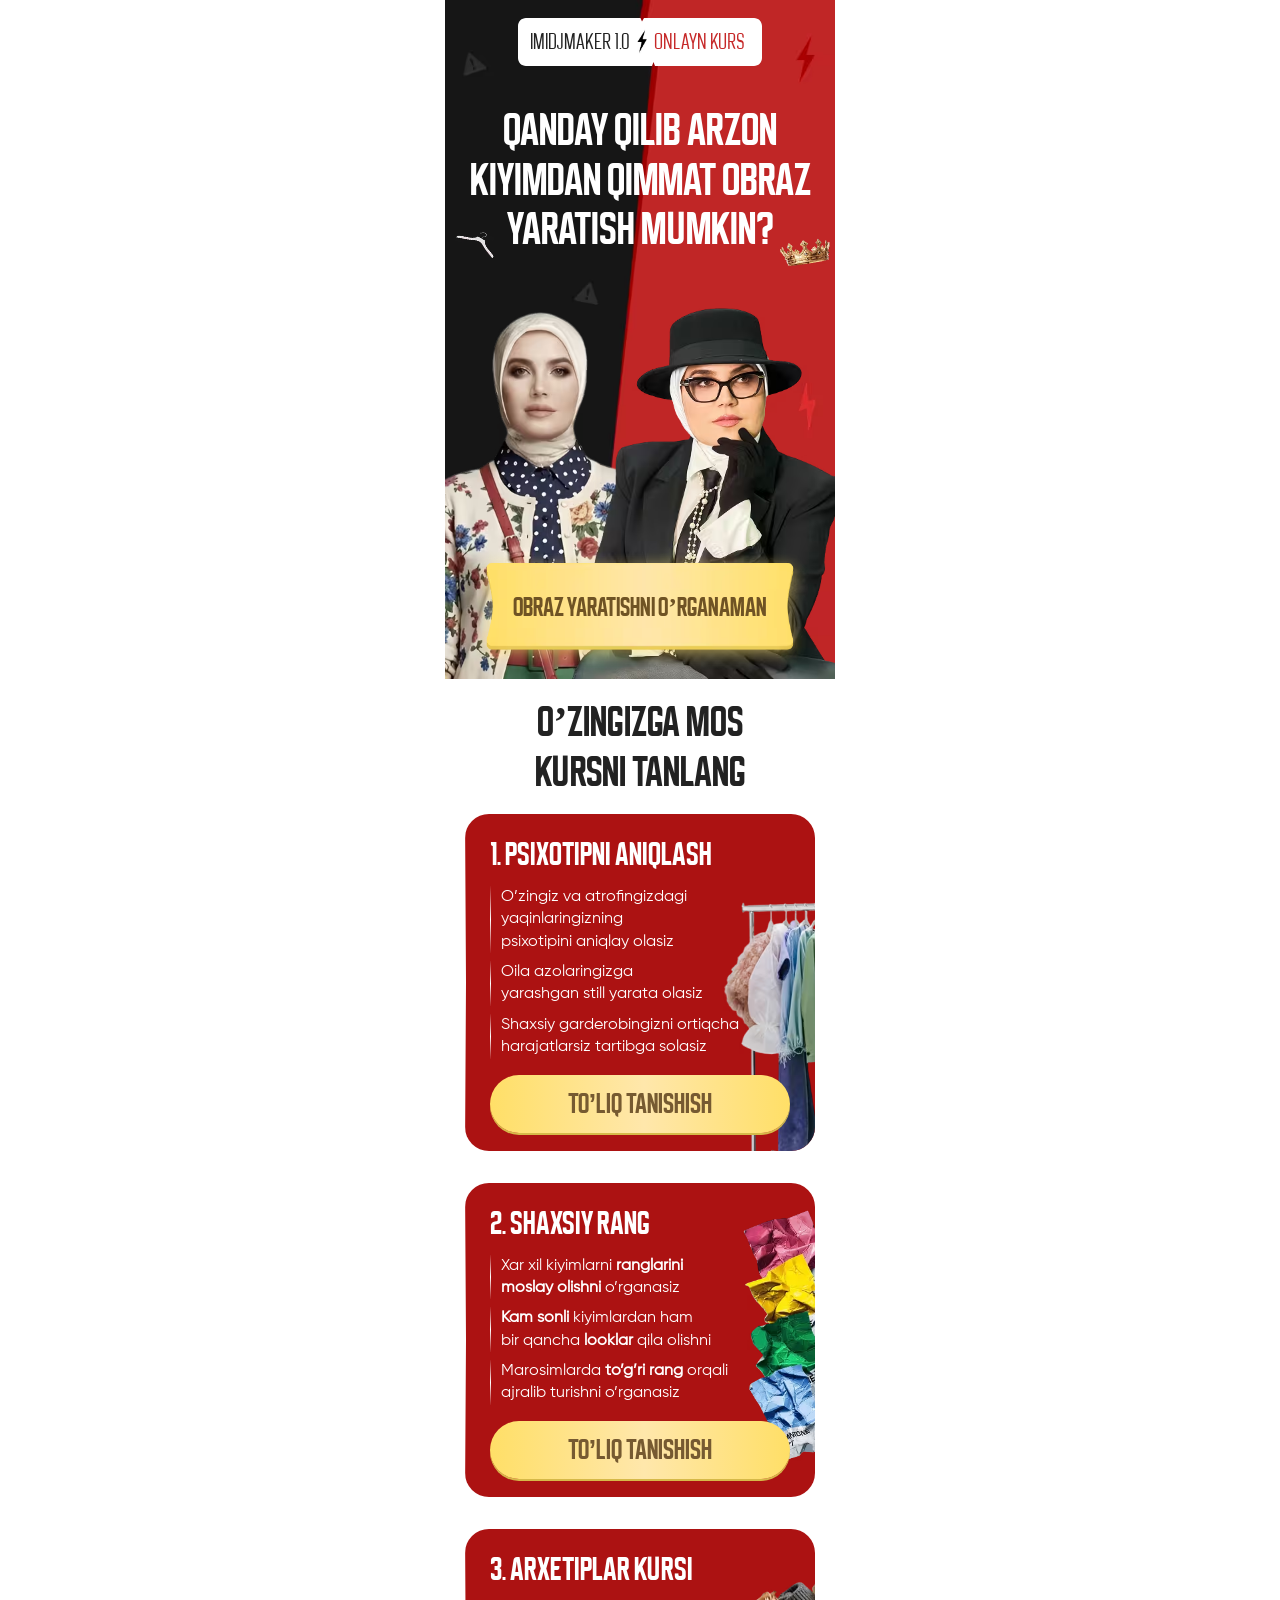
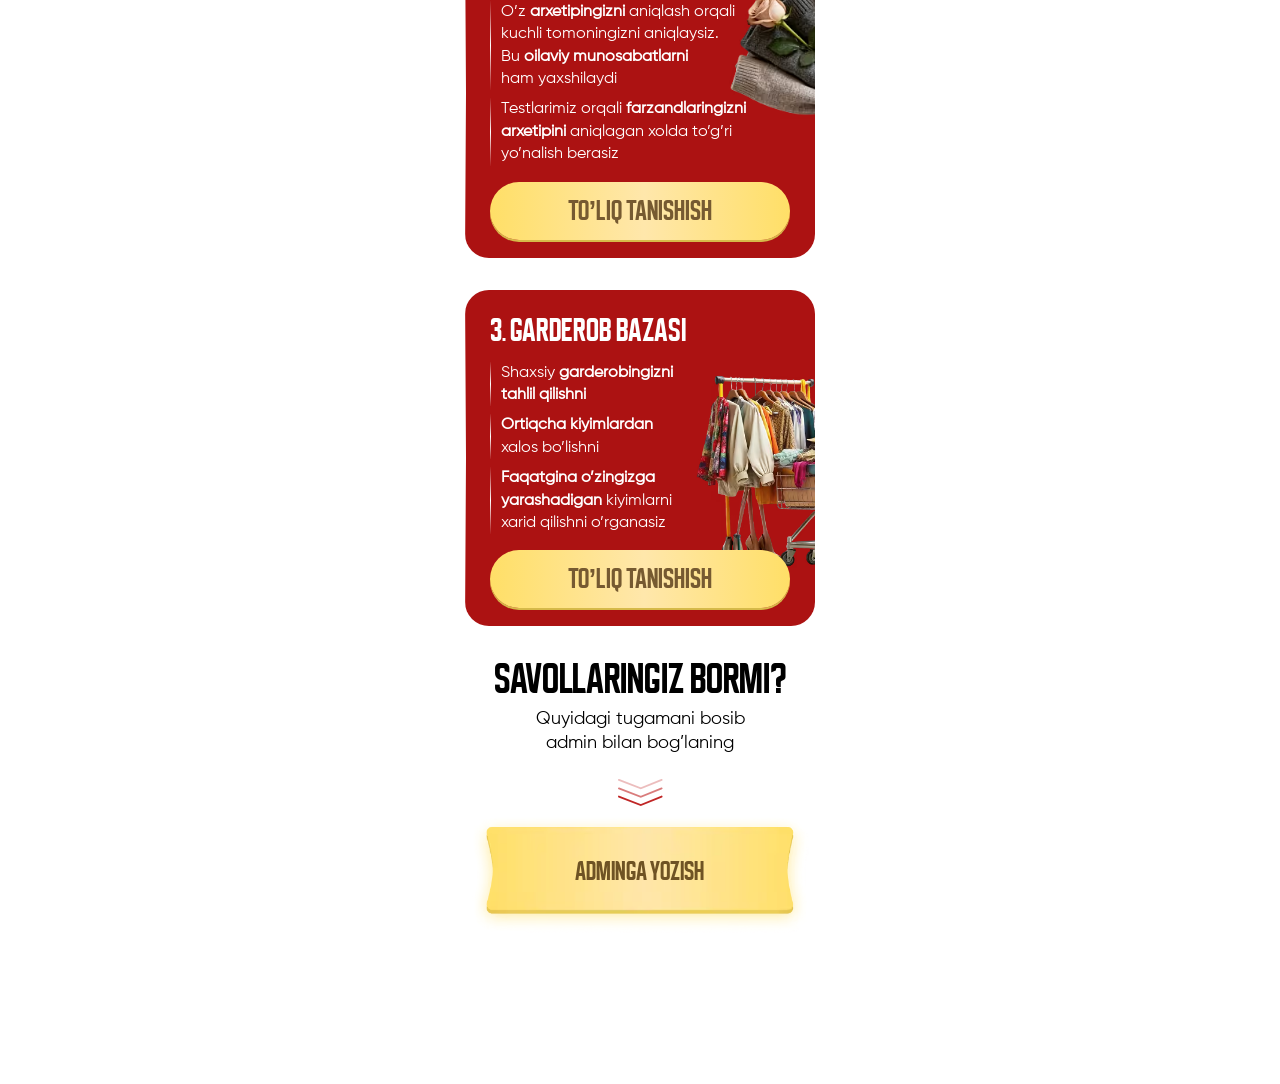
<file: index.html>
<!DOCTYPE html>
<html lang="uz">

<head>
  <meta charset="UTF-8">
  <meta name="viewport" content="width=device-width, initial-scale=1.0">
  <title>Oydinoy Toxtayeva</title>
  <style>@font-face{font-family:BuyanRegular;src:url(./fonts/BuyanRegular-PKZRE.woff2) format("woff2");font-display:optional}@font-face{font-family:BuyanBold;src:url(./fonts/BuyanBold-d95e7.woff2) format("woff2");font-display:optional}*{margin:0;padding:0;box-sizing:border-box}body{overflow-x:hidden}.container{max-width:390px;margin-left:auto;margin-right:auto}.hero{max-width:390px;width:100%;height:clamp(640px, 169.05vw, 679px);margin-left:auto;margin-right:auto;position:relative;z-index:11}.hero__img{position:absolute;z-index:5;max-width:391px;width:100%;height:100%;object-fit:cover;object-position:top center}.hero__top{position:relative;width:244px;height:48px;margin-left:auto;margin-right:auto;margin-bottom:40px;position:relative;z-index:11}.hero__top__img{display:block;width:244px;height:48px}.hero__top__col{position:absolute;top:50%;left:12px;right:12px;display:flex;align-items:center;gap:7px;transform:translateY(-50%)}.hero__top__col__text,.hero__top__col__right{font-family:BuyanRegular;font-weight:400;font-size:22px;line-height:110.00000000000001%}.hero__top__col__text{color:#222}.hero__top__col__right{color:#c62929}.hero__inner{position:relative;z-index:11}.hero__inner__row{position:relative;padding-left:20px;padding-right:20px}.hero__inner__row__title{font-family:BuyanBold;font-weight:700;font-size:clamp(30px, 11vw, 45px);line-height:110.00000000000001%;text-align:center;text-transform:uppercase;color:#fff;margin-bottom:50px}.hero__vv{position:absolute;top:120px;transform:rotate(17deg);left:10px}.hero__toj{position:absolute;right:0;top:130px}.hero__inner__row__bottom{position:absolute;top:135%;left:50%;width:min(100%, 466px);height:auto;aspect-ratio:466 / 375;transform:translateX(-50%)}.logo{display:block;width:100%;max-width:466px;height:auto}.hero__btn{position:absolute;left:50%;bottom:12px;width:343px;max-width:calc(100% - 32px);height:120px;transform:translateX(-50%)}.btn{font-family:BuyanBold;font-weight:700;font-size:clamp(20px, 6.6vw, 26px);line-height:110.00000000000001%;text-align:center;text-transform:uppercase;position:absolute;top:36%;left:50%;z-index:1;width:76%;border:0;background:#fff0;color:#6f5324;transform:translateX(-50%)}.btn__img{display:block;width:100%;height:120px}.choose{position:relative;z-index:12;padding-top:18px;padding-bottom:40px;background-color:#fff;padding-left:10px;padding-right:10px}.choose__title{font-family:BuyanBold;font-size:clamp(32px, 10vw, 42px);line-height:120%;text-align:center;text-transform:uppercase;color:#222}.choose__inner{margin-top:16px;display:flex;align-items:center;flex-direction:column;gap:32px}.choose__inner__row{background-color:#AC1212;max-width:350px;width:100%;border-left:1px solid;border-image-source:linear-gradient(180deg,#fff0 0%,#FFFFFF 50%,#fff0 100%);border-image-slice:1;padding:24px 0 18px 24px;border-radius:24px;overflow:hidden;margin-left:auto;margin-right:auto}.choose__inner__row__title{font-family:BuyanBold,sans-serif;font-weight:700;font-size:clamp(23px, 10vw, 32px);line-height:100%;text-transform:uppercase;margin-bottom:16px;color:#fff}.choose__inner__row__wrapper{display:flex;align-items:center;position:relative}.choose__inner__row__col{display:flex;align-items:start;flex-direction:column;gap:8px}.choose__inner__row__col__text{font-family:'Gilroy',sans-serif;font-size:clamp(13px, 6vw, 16px);line-height:140%;color:#fff;padding-left:10px;border-left:1px solid;border-image-source:linear-gradient(180deg,#fff0 0%,#FFFFFF 50%,#fff0 100%);border-image-slice:1;position:relative;z-index:11}.choose__inner__row__img{height:auto;max-width:315px;width:100%;right:-180px;position:absolute;bottom:-150px}.choose__inner__row__img__2{height:auto;max-width:80px;width:100%;right:-2px;position:absolute;bottom:-80px}.choose__inner__row__img__3{height:auto;max-width:143px;width:100%;right:-20px;position:absolute;bottom:-60px}.choose__inner__row__img__4{height:auto;max-width:143px;width:100%;right:-10px;position:absolute;bottom:-40px}.choose__inner__row__btn{font-family:BuyanBold,sans-serif;font-weight:700;font-size:28px;line-height:100%;margin-top:16px;max-width:300px;width:100%;position:relative;z-index:11;padding:15px 0;border-radius:50px;border:none;background:linear-gradient(270deg,#FFDF67 0%,#FFE7AB 48.56%,#FFDF67 100%);box-shadow:0 2px 0 0 #D6B949;color:#765A31}.hero__bottom__inner{margin-top:32px;display:flex;align-items:center;flex-direction:column}.hero__bottom__inner__title{font-family:BuyanBold,sans-serif;font-weight:700;font-size:42px;line-height:100%;text-align:center;text-transform:uppercase;margin-bottom:8px}.hero__bottom__inner__text{font-family:Gilroy;font-weight:400;font-size:18px;line-height:130%;text-align:center;margin-bottom:24px}.arrow{margin-bottom:100px}@media screen and (max-width:340px){.hero{height:630px}.hero__inner__row__bottom{top:128%}}</style>
  <link rel="stylesheet" href="./css/main.css" media="print" onload="this.media='all'" />
  <noscript>
    <link rel="stylesheet" href="./css/main.css" />
  </noscript>
</head>

<body>

  <section class="hero">
    <img src="./images/hero__img.avif" width="391" height="661" fetchpriority="high" decoding="async" alt="heroImg"
      class="hero__img">
    <br>
    <div class="hero__container container">
      <div class="hero__top">
        <img src="./images/hero__top.svg" width="244" height="48" decoding="async" alt="heroTop" class="hero__top__img">
        <div class="hero__top__col">
          <p class="hero__top__col__text">imidjmaker 1.0</p>
          <img src="./images/hero__fire.avif" width="10" height="24" decoding="async" alt="">
          <p class="hero__top__col__right">onlayn kurs</p>
        </div>
      </div>
      <div class="hero__inner">
        <div class="hero__inner__row">
          <h2 class="hero__inner__row__title">
            qanday qilib arzon <br> kiyimdan qimmat obraz <br> yaratish mumkin?
          </h2>
          <img src="./images/hero__vv.avif" width="50" height="30" decoding="async" alt="hero__vv" class="hero__vv">
          <img src="./images/hero__toj.avif" width="57" height="32" decoding="async" alt="heroToj" class="hero__toj">
        </div>
        <div class="hero__inner__row__bottom">
          <img src="./images/logo.avif" width="466" height="375" fetchpriority="high" decoding="async" alt="logo"
            class="logo">
          <div class="hero__btn">
            <button class="btn registerBtn" type="button">obraz yaratishni o’rganaman</button>
            <img src="./images/btn.avif" width="343" height="120" decoding="async" alt="btn" class="btn__img">
          </div>
        </div>
      </div>
    </div>
  </section>

  <section class="choose">
    <div class="choose__container container">
      <h2 class="choose__title">
        O’zingizga mos <br> kursni tanlang
      </h2>
      <div class="choose__inner">
        <div class="choose__inner__row">
          <h2 class="choose__inner__row__title">
            1. Psixotipni aniqlash
          </h2>
          <div class="choose__inner__row__wrapper">
            <div class="choose__inner__row__col">
              <p class="choose__inner__row__col__text">O’zingiz va atrofingizdagi <br> yaqinlaringizning <br>
                psixotipini aniqlay olasiz</p>
              <p class="choose__inner__row__col__text">Oila azolaringizga <br> yarashgan still yarata olasiz</p>
              <p class="choose__inner__row__col__text">Shaxsiy garderobingizni ortiqcha <br> harajatlarsiz tartibga
                solasiz</p>
            </div>
            <img src="./images/choose__img__1.avif" width="200" height="200" loading="lazy" decoding="async"
              alt="ChooseImg" class="choose__inner__row__img">
          </div>
          <button class="choose__inner__row__btn registerBtn" type="button">to’liq tanishish</button>
        </div>
        <div class="choose__inner__row">
          <h2 class="choose__inner__row__title">
            2. Shaxsiy rang
          </h2>
          <div class="choose__inner__row__wrapper">
            <div class="choose__inner__row__col">
              <p class="choose__inner__row__col__text">Xar xil kiyimlarni <b>ranglarini <br> moslay olishni</b>
                o’rganasiz</p>
              <p class="choose__inner__row__col__text"><b>Kam sonli</b> kiyimlardan ham <br> bir qancha <b>looklar</b>
                qila olishni</p>
              <p class="choose__inner__row__col__text">Marosimlarda <b>to’g’ri rang</b> orqali <br> ajralib turishni
                o’rganasiz</p>
            </div>
            <img src="./images/choose__img__2.avif" width="60" height="119" loading="lazy" decoding="async"
              alt="ChooseImg" class="choose__inner__row__img__2">
          </div>
          <button class="choose__inner__row__btn registerBtn" type="button">to’liq tanishish</button>
        </div>
        <div class="choose__inner__row">
          <h2 class="choose__inner__row__title">
            3. Arxetiplar kursi
          </h2>
          <div class="choose__inner__row__wrapper">
            <div class="choose__inner__row__col">
              <p class="choose__inner__row__col__text">O’z <b>arxetipingizni</b> aniqlash orqali <br> kuchli
                tomoningizni aniqlaysiz. <br> Bu <b>oilaviy munosabatlarni</b> <br> ham yaxshilaydi</p>
              <p class="choose__inner__row__col__text">Testlarimiz orqali <b>farzandlaringizni <br> arxetipini</b>
                aniqlagan xolda to’g’ri <br> yo’nalish berasiz</p>
            </div>
            <img src="./images/choose__img__3.avif" width="143" height="193" loading="lazy" decoding="async"
              alt="ChooseImg" class="choose__inner__row__img__3">
          </div>
          <button class="choose__inner__row__btn registerBtn" type="button">to’liq tanishish</button>
        </div>
        <div class="choose__inner__row">
          <h2 class="choose__inner__row__title">
            3. Garderob bazasi
          </h2>
          <div class="choose__inner__row__wrapper">
            <div class="choose__inner__row__col">
              <p class="choose__inner__row__col__text">Shaxsiy <b>garderobingizni <br> tahlil qilishni</b></p>
              <p class="choose__inner__row__col__text"><b>Ortiqcha kiyimlardan</b> <br> xalos bo’lishni</p>
              <p class="choose__inner__row__col__text"><b>Faqatgina o’zingizga <br> yarashadigan</b> kiyimlarni <br>
                xarid qilishni o’rganasiz</p>
            </div>
            <img src="./images/choose__img__4.avif" width="109" height="109" loading="lazy" decoding="async"
              alt="ChooseImg" class="choose__inner__row__img__4">
          </div>
          <button class="choose__inner__row__btn registerBtn" type="button">to’liq tanishish</button>
        </div>
      </div>
      <div class="hero__bottom__inner">
        <h2 class="hero__bottom__inner__title">savollaringiz bormi?</h2>
        <p class="hero__bottom__inner__text">Quyidagi tugamani bosib <br> admin bilan bog’laning</p>
        <img src="./images/arrow.svg" width="47" height="27" loading="lazy" decoding="async" alt="arrow" class="arrow">
        <div class="hero__btn">
          <button class="btn registerBtn" type="button">Adminga yozish</button>
          <img src="./images/btn.avif" width="343" height="120" loading="lazy" decoding="async" alt="btn"
            class="btn__img">
        </div>
      </div>
    </div>
  </section>

  <div id="registrationModal" class="homeModal" style="display: none">
    <div class="homeModalOverlay"></div>
    <div class="homeFormContainer">
      <button class="closeButton" id="closeModalBtn">
        <svg xmlns="http://www.w3.org/2000/svg" width="16" height="16" viewBox="0 0 12 12" fill="none">
          <path d="M1 11L11 1M1 1.00001L11 11" stroke="currentColor" stroke-width="1.5" stroke-linecap="round" />
        </svg>
      </button>
      <div class="homeFormTop">
        <h1 class="homeFormTopTitle">
          Ro'yxatdan o'tish uchun <br> ma'lumotlaringizni kiriting!
        </h1>
      </div>
      <form id="registrationForm" name="contact-form">
        <div class="HomeFormRow">
          <label class="HomeFormRowLabel" for="name">Ismingiz:</label>
          <input class="HomeFormRowInput" type="text" id="name" name="name" placeholder="Ismingizni kiriting"
            autocomplete="name" />
          <p class="homeFormErrorText" id="nameError" style="display: none">❌ Ismingizni kiriting!</p>
        </div>

        <div class="HomeFormRow">
          <label class="HomeFormRowLabel" for="phone">Telefon raqamingiz:</label>
          <div class="phone-input-container">
            <button type="button" class="selected-country" id="selectedCountry">
              <div id="selectedCountryFlag" style="display: flex; align-items: center;"></div>
              <svg id="dropdownIcon" xmlns="http://www.w3.org/2000/svg" width="16" height="16" viewBox="0 0 24 24"
                fill="none" stroke="currentColor" stroke-width="2" stroke-linecap="round" stroke-linejoin="round">
                <polyline points="6 9 12 15 18 9"></polyline>
              </svg>
              <span class="selected-code" id="selectedCountryCodeText">+998</span>
            </button>
            <div class="country-dropdown" id="countryDropdown" style="display:none"></div>
            <div class="phone-field" style="flex: 1;">
              <input class="HomeFormRowInput phone-input" type="tel" id="phone" name="phone" inputmode="numeric"
                placeholder="88 888 88 88" autocomplete="tel"
                style="border: none; background-color: transparent; padding-left: 5px; width: 100%;" />
            </div>
          </div>
          <p class="homeFormErrorText" id="phoneError" style="display:none">❌ Telefon raqam mos emas!</p>
        </div>

        <button type="submit" class="HomeFormBtn" id="submitBtn">DAVOM ETISH</button>
      </form>
    </div>
  </div>

  <script defer src="./js/phoneFormatter.js"></script>
  <script defer src="./js/app.js"></script>

</body>

</html>
</file>
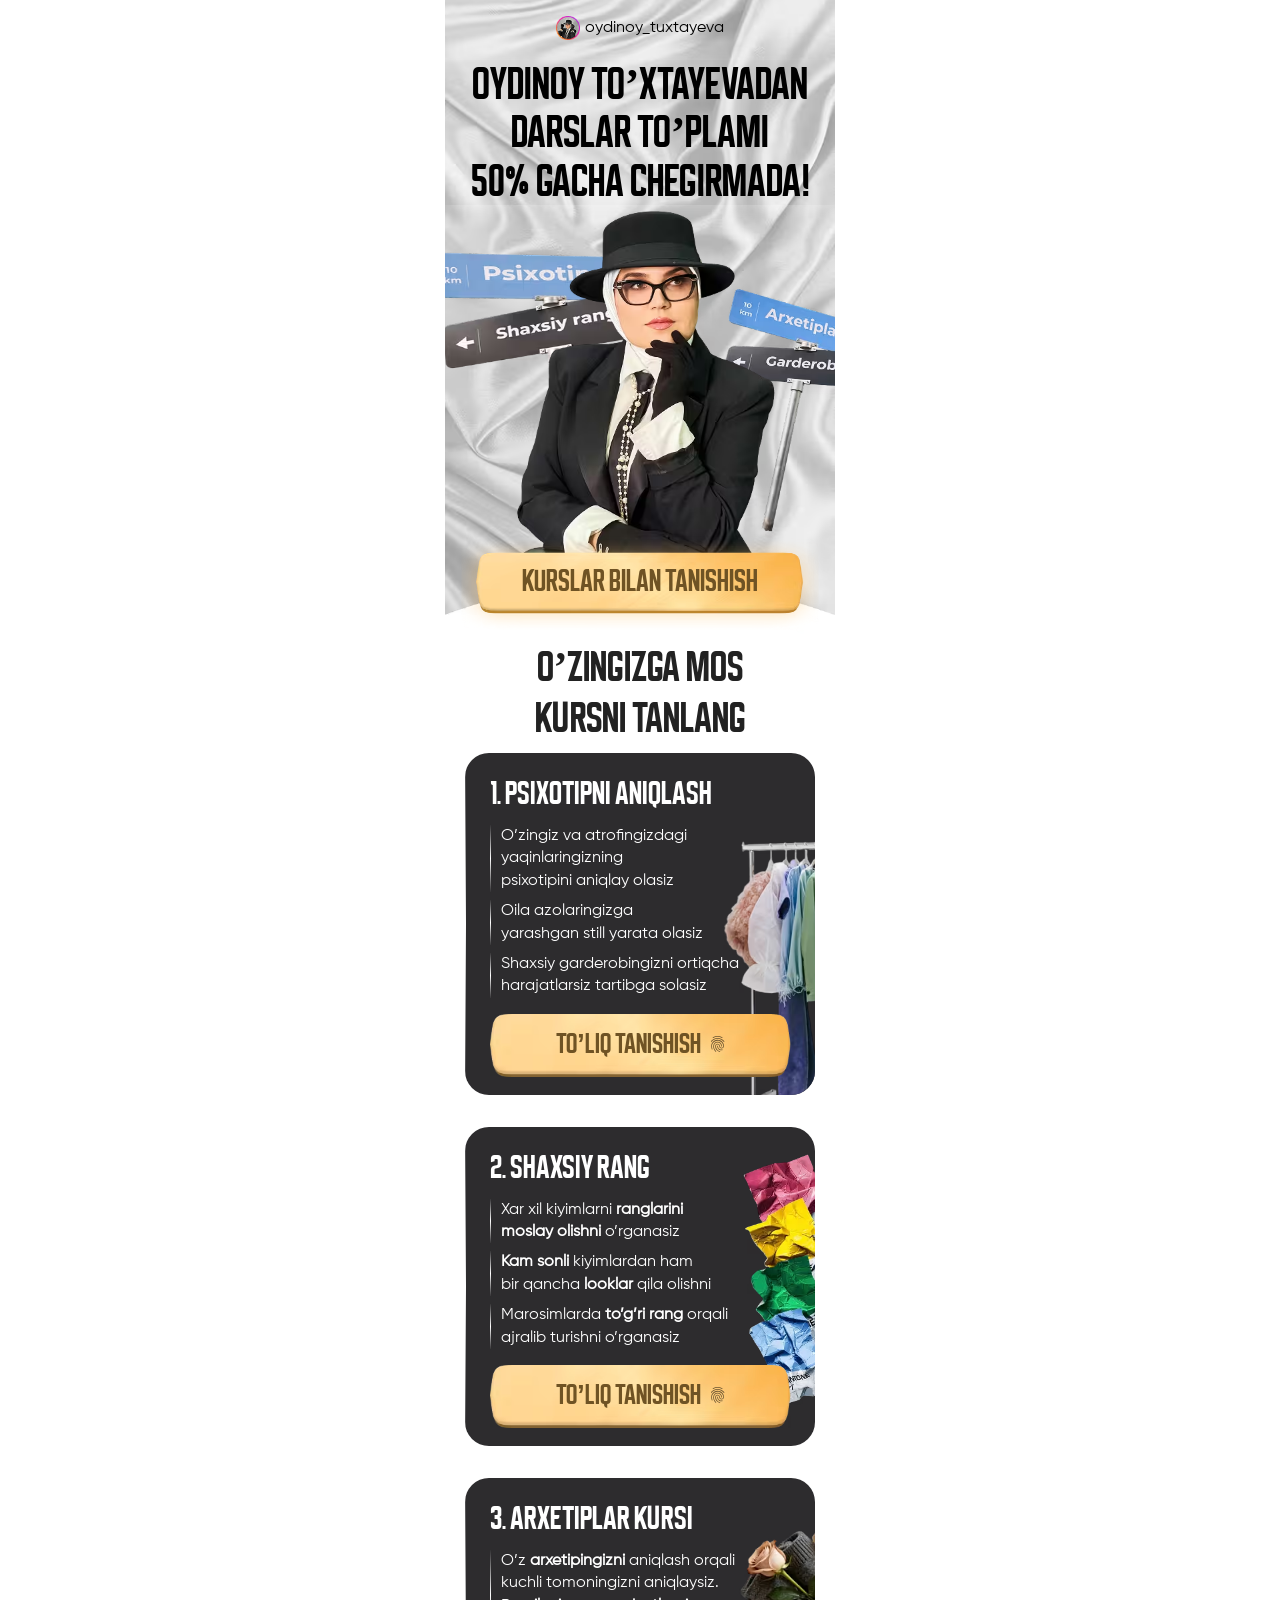
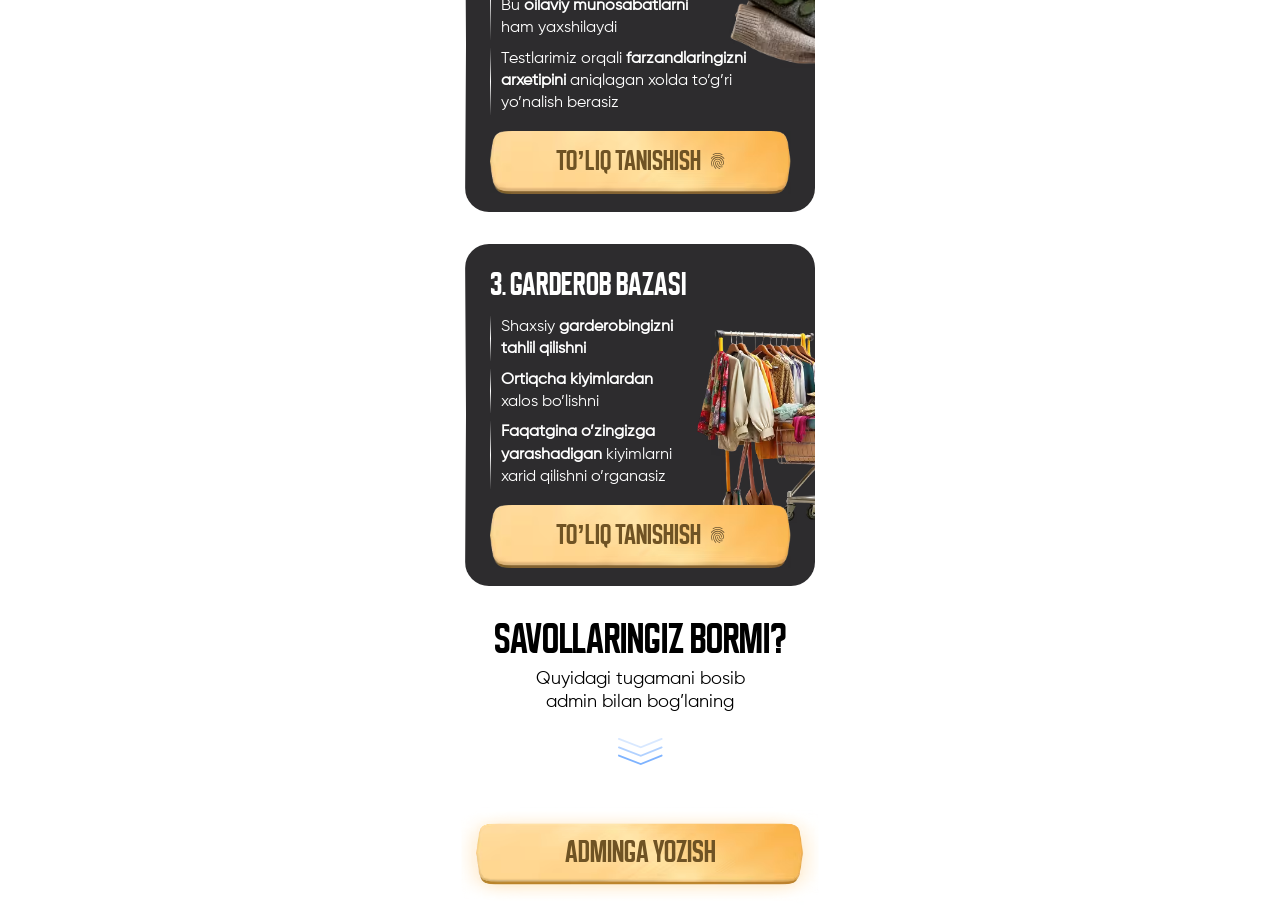
<file: a/index.html>
<!DOCTYPE html>
<html lang="uz">
<head>
  <meta charset="UTF-8">
  <meta name="viewport" content="width=device-width, initial-scale=1.0">
  <title>Oydinoy Toxtayeva</title>
  <link rel="preload" href="./fonts/BuyanBold-d95e7.woff2" as="font" type="font/woff2" crossorigin>
  <link rel="preload" href="./fonts/Gilroy-Regular.woff2" as="font" type="font/woff2" crossorigin>
  <link rel="preload" href="./images/hero__img.avif" as="image" type="image/avif" fetchpriority="high">
  <link rel="preload" href="./images/logo.avif" as="image" type="image/avif" fetchpriority="high">
  <style>
    @font-face{font-family:BuyanBold;src:url("./fonts/BuyanBold-d95e7.woff2") format("woff2");font-display:optional}@font-face{font-family:Gilroy;src:url("./fonts/Gilroy-Regular.woff2") format("woff2");font-display:optional}*{margin:0;padding:0;box-sizing:border-box}.container{max-width:390px;margin-left:auto;margin-right:auto}.hero{padding-bottom:40px;position:relative}.hero__img{height:auto;position:absolute;top:19%;left:50%;transform:translate(-50%,-20%);z-index:1;max-width:390px;width:100%}.hero__top{padding-top:16px;max-width:168px;width:100%;margin-left:auto;margin-right:auto;display:flex;align-items:center;gap:5px;margin-bottom:20px;position:relative;z-index:11}.hero__top__text{font-family:Gilroy;font-size:16px;line-height:100%;text-align:center;color:#fff;color:#000}.hero__title{font-family:BuyanBold;font-size:clamp(36px, 11vw, 44px);line-height:110.00000000000001%;text-align:center;text-transform:uppercase;background-color:#000 linear;box-shadow:0 4px 10px 0 #FFF3;margin-bottom:4px;position:relative;z-index:11}.hero__inner{position:relative;z-index:11}.hero__inner__row{position:relative;display:flex;justify-content:center;width:100%;overflow:hidden;min-height:375px}.left__img{position:absolute;left:-1px;top:-10px;z-index:3}.logo{position:relative;z-index:11;display:block;margin-left:auto;margin-right:auto;height:auto;width:clamp(256px, 80vw, 296px);aspect-ratio:296 / 375;transform:translateX(10px)}.right__img{position:absolute;top:50px;right:-33px}.hero__btn{position:absolute;left:50%;bottom:-50px;z-index:11;width:357px;max-width:calc(100vw - 32px);height:98px;transform:translateX(-50%)}.btn{position:absolute;top:48%;left:50%;z-index:2;width:84%;border:0;background:#fff0;transform:translate(-50%,-56%);font-family:BuyanBold,sans-serif;font-size:clamp(24px, 7vw, 30px);font-weight:700;line-height:1;text-align:center;text-transform:uppercase;color:#6f5324;cursor:pointer}.btn__img{display:block;width:100%;height:auto;aspect-ratio:357 / 98}.choose{position:relative;padding-top:18px;padding-bottom:40px;padding-left:10px;padding-right:10px}.choose__img{height:auto;position:absolute;top:3%;left:50%;z-index:4;transform:translate(-50%,-20%);max-width:390px;width:100%}.choose__title{font-family:BuyanBold;font-size:clamp(32px, 10vw, 42px);line-height:120%;text-align:center;text-transform:uppercase;color:#222;position:relative;z-index:11}.choose__inner{margin-top:10px;display:flex;align-items:center;flex-direction:column;gap:32px;position:relative;z-index:11}.choose__inner__row{background-color:#2D2C2E;max-width:350px;width:100%;border-left:1px solid;border-image-source:linear-gradient(180deg,#fff0 0%,#FFFFFF 50%,#fff0 100%);border-image-slice:1;padding:24px 0 18px 24px;border-radius:24px;overflow:hidden;margin-left:auto;margin-right:auto}.choose__inner__row__title{font-family:BuyanBold,sans-serif;font-weight:700;font-size:clamp(23px, 10vw, 32px);line-height:100%;text-transform:uppercase;margin-bottom:16px;color:#fff;position:relative}.choose__inner__row__wrapper{display:flex;align-items:center;position:relative}.choose__inner__row__col{display:flex;align-items:start;flex-direction:column;gap:8px}.choose__inner__row__col__text{font-family:'Gilroy',sans-serif;font-size:clamp(13px, 6vw, 16px);line-height:140%;color:#fff;padding-left:10px;border-left:1px solid;border-image-source:linear-gradient(180deg,#fff0 0%,#FFFFFF 50%,#fff0 100%);border-image-slice:1;position:relative;z-index:11}.choose__inner__row__img{height:auto;max-width:315px;width:100%;right:-180px;position:absolute;bottom:-150px}.choose__inner__row__img__2{height:auto;max-width:80px;width:100%;right:-2px;position:absolute;bottom:-80px}.choose__inner__row__img__3{height:auto;max-width:143px;width:100%;right:-20px;position:absolute;bottom:-60px}.choose__inner__row__img__4{height:auto;max-width:143px;width:100%;right:-10px;position:absolute;bottom:-40px}.choose__inner__row__btn{font-family:BuyanBold,sans-serif;font-weight:700;font-size:28px;line-height:100%;margin-top:16px;max-width:300px;width:100%;position:relative;z-index:11;padding:15px 0;border-radius:50px;border:none;background:linear-gradient(270deg,#FFDF67 0%,#FFE7AB 48.56%,#FFDF67 100%);box-shadow:0 2px 0 0 #D6B949;color:#765A31}.choose__wrap{position:relative;z-index:11;width:min(301px, 100%);height:63px;margin-top:16px}.choose__wrap .choose__inner__row__btn{position:absolute;top:48%;left:50%;z-index:2;display:flex;align-items:center;justify-content:center;gap:10px;width:82%;max-width:none;margin-top:0;padding:0;border:0;background:#fff0;box-shadow:none;transform:translate(-50%,-50%);color:#6f5324;white-space:nowrap}.choose__wrap .submit__img{flex:0 0 auto;width:14px;height:16px}.btn__img__1{position:absolute;inset:0;z-index:1;display:block;width:100%;height:100%;object-fit:fill;pointer-events:none}.hero__bottom__inner{margin-top:32px;display:flex;align-items:center;flex-direction:column}.hero__bottom__inner__title{font-family:BuyanBold,sans-serif;font-weight:700;font-size:42px;line-height:100%;text-align:center;text-transform:uppercase;margin-bottom:8px}.hero__bottom__inner__text{font-family:Gilroy;font-weight:400;font-size:18px;line-height:130%;text-align:center;margin-bottom:24px}.arrow{margin-bottom:50px}
  </style>
  <link rel="stylesheet" href="./css/main.css" media="print" onload="this.media='all'" />
  <noscript>
    <link rel="stylesheet" href="./css/main.css" />
  </noscript>
</head>
<body>

  <section class="hero">
      <img src="./images/hero__img.avif" width="390" height="628" fetchpriority="high" decoding="async" class="hero__img" alt="heroImg">
      <div class="hero__container container">
        <div class="hero__top">
          <img src="./images/header__logo.png" width="24" height="24" decoding="async" alt="headerLogo">
          <p class="hero__top__text">oydinoy_tuxtayeva</p>
        </div>
        <h2 class="hero__title">Oydinoy to’xtayevadan
        darslar to’plami <br>
        50% gacha chegirmada!</h2>
        <div class="hero__inner">
          <div class="hero__inner__row">
            <img src="./images/left__img.avif" width="290" height="391" decoding="async" alt="leftImg" class="left__img">
            <img src="./images/logo.avif" width="296" height="375" fetchpriority="high" decoding="async" alt="logo" class="logo">
            <img src="./images/right__img.avif" width="210" height="316" decoding="async" alt="leftImg" class="right__img">
          </div>
          <div class="hero__btn">
            <button class="btn registerBtn">kurslar bilan tanishish</button>
            <img src="./images/btn.avif" width="357" height="98" decoding="async" alt="btn" class="btn__img">
          </div>
        </div>
      </div>
  </section>
  
  <section class="choose">
      <img src="./images/choose__img.avif" width="391" height="536" loading="lazy" decoding="async" alt="ChooseImg" class="choose__img">
      <div class="choose__container container">
        <h2 class="choose__title">
          O’zingizga mos <br> kursni tanlang
        </h2>
        <div class="choose__inner">
          <div class="choose__inner__row">
            <h2 class="choose__inner__row__title">
              1. Psixotipni aniqlash
            </h2>
            <div class="choose__inner__row__wrapper">
              <div class="choose__inner__row__col">
                <p class="choose__inner__row__col__text">O’zingiz va atrofingizdagi <br> yaqinlaringizning <br>
                  psixotipini aniqlay olasiz</p>
                <p class="choose__inner__row__col__text">Oila azolaringizga <br> yarashgan still yarata olasiz</p>
                <p class="choose__inner__row__col__text">Shaxsiy garderobingizni ortiqcha <br> harajatlarsiz tartibga
                  solasiz</p>
              </div>
              <img src="./images/choose__img__1.avif" width="200" height="200" loading="lazy" decoding="async"
                alt="ChooseImg" class="choose__inner__row__img">
            </div>
            <div class="choose__wrap">
              <button class="choose__inner__row__btn registerBtn" type="button">to’liq tanishish <img src="./images/submit.svg" width="14" height="16" loading="lazy" decoding="async" alt="submit" class="submit__img"></button>
              <img src="./images/btn__1.avif" width="301" height="63" loading="lazy" decoding="async" class="btn__img__1"
               alt="">
            </div>
          </div>
          <div class="choose__inner__row">
            <h2 class="choose__inner__row__title">
              2. Shaxsiy rang
            </h2>
            <div class="choose__inner__row__wrapper">
              <div class="choose__inner__row__col">
                <p class="choose__inner__row__col__text">Xar xil kiyimlarni <b>ranglarini <br> moslay olishni</b>
                  o’rganasiz</p>
                <p class="choose__inner__row__col__text"><b>Kam sonli</b> kiyimlardan ham <br> bir qancha <b>looklar</b>
                  qila olishni</p>
                <p class="choose__inner__row__col__text">Marosimlarda <b>to’g’ri rang</b> orqali <br> ajralib turishni
                  o’rganasiz</p>
              </div>
              <img src="./images/choose__img__2.avif" width="60" height="119" loading="lazy" decoding="async"
                alt="ChooseImg" class="choose__inner__row__img__2">
            </div>
            <div class="choose__wrap">
              <button class="choose__inner__row__btn registerBtn" type="button">to’liq tanishish <img src="./images/submit.svg"
                  width="14" height="16" loading="lazy" decoding="async" alt="submit" class="submit__img"></button>
              <img src="./images/btn__1.avif" width="301" height="63" loading="lazy" decoding="async" class="btn__img__1" alt="">
            </div>
          </div>
          <div class="choose__inner__row">
            <h2 class="choose__inner__row__title">
              3. Arxetiplar kursi
            </h2>
            <div class="choose__inner__row__wrapper">
              <div class="choose__inner__row__col">
                <p class="choose__inner__row__col__text">O’z <b>arxetipingizni</b> aniqlash orqali <br> kuchli
                  tomoningizni aniqlaysiz. <br> Bu <b>oilaviy munosabatlarni</b> <br> ham yaxshilaydi</p>
                <p class="choose__inner__row__col__text">Testlarimiz orqali <b>farzandlaringizni <br> arxetipini</b>
                  aniqlagan xolda to’g’ri <br> yo’nalish berasiz</p>
              </div>
              <img src="./images/choose__img__3.avif" width="143" height="193" loading="lazy" decoding="async"
                alt="ChooseImg" class="choose__inner__row__img__3">
            </div>
            <div class="choose__wrap">
              <button class="choose__inner__row__btn registerBtn" type="button">to’liq tanishish <img src="./images/submit.svg"
                  width="14" height="16" loading="lazy" decoding="async" alt="submit" class="submit__img"></button>
              <img src="./images/btn__1.avif" width="301" height="63" loading="lazy" decoding="async" class="btn__img__1" alt="">
            </div>
          </div>
          <div class="choose__inner__row">
            <h2 class="choose__inner__row__title">
              3. Garderob bazasi
            </h2>
            <div class="choose__inner__row__wrapper">
              <div class="choose__inner__row__col">
                <p class="choose__inner__row__col__text">Shaxsiy <b>garderobingizni <br> tahlil qilishni</b></p>
                <p class="choose__inner__row__col__text"><b>Ortiqcha kiyimlardan</b> <br> xalos bo’lishni</p>
                <p class="choose__inner__row__col__text"><b>Faqatgina o’zingizga <br> yarashadigan</b> kiyimlarni <br>
                  xarid qilishni o’rganasiz</p>
              </div>
              <img src="./images/choose__img__4.avif" width="109" height="109" loading="lazy" decoding="async"
                alt="ChooseImg" class="choose__inner__row__img__4">
            </div>
            <div class="choose__wrap">
              <button class="choose__inner__row__btn registerBtn" type="button">to’liq tanishish <img src="./images/submit.svg"
                  width="14" height="16" loading="lazy" decoding="async" alt="submit" class="submit__img"></button>
              <img src="./images/btn__1.avif" width="301" height="63" loading="lazy" decoding="async" class="btn__img__1" alt="">
            </div>
          </div>
        </div>
        <div class="hero__bottom__inner">
          <h2 class="hero__bottom__inner__title">savollaringiz bormi?</h2>
          <p class="hero__bottom__inner__text">Quyidagi tugamani bosib <br> admin bilan bog’laning</p>
          <img src="./images/arrow.svg" width="47" height="27" loading="lazy" decoding="async" alt="arrow" class="arrow">
          <div class="hero__btn">
            <button class="btn registerBtn" type="button">Adminga yozish</button>
            <img src="./images/btn.avif" width="343" height="120" loading="lazy" decoding="async" alt="btn"
              class="btn__img">
          </div>
        </div>
      </div>
  </section>
  
  <div id="registrationModal" class="homeModal" style="display: none">
    <div class="homeModalOverlay"></div>
    <div class="homeFormContainer">
      <button class="closeButton" id="closeModalBtn">
        <svg xmlns="http://www.w3.org/2000/svg" width="16" height="16" viewBox="0 0 12 12" fill="none">
          <path d="M1 11L11 1M1 1.00001L11 11" stroke="currentColor" stroke-width="1.5" stroke-linecap="round" />
        </svg>
      </button>
      <div class="homeFormTop">
        <h1 class="homeFormTopTitle">
          Ro'yxatdan o'tish uchun <br> ma'lumotlaringizni kiriting!
        </h1>
      </div>
      <form id="registrationForm" name="contact-form">
        <div class="HomeFormRow">
          <label class="HomeFormRowLabel" for="name">Ismingiz:</label>
          <input class="HomeFormRowInput" type="text" id="name" name="name" placeholder="Ismingizni kiriting"
            autocomplete="name" />
          <p class="homeFormErrorText" id="nameError" style="display: none">❌ Ismingizni kiriting!</p>
        </div>
  
        <div class="HomeFormRow">
          <label class="HomeFormRowLabel" for="phone">Telefon raqamingiz:</label>
          <div class="phone-input-container">
            <button type="button" class="selected-country" id="selectedCountry">
              <div id="selectedCountryFlag" style="display: flex; align-items: center;"></div>
              <svg id="dropdownIcon" xmlns="http://www.w3.org/2000/svg" width="16" height="16" viewBox="0 0 24 24"
                fill="none" stroke="currentColor" stroke-width="2" stroke-linecap="round" stroke-linejoin="round">
                <polyline points="6 9 12 15 18 9"></polyline>
              </svg>
              <span class="selected-code" id="selectedCountryCodeText">+998</span>
            </button>
            <div class="country-dropdown" id="countryDropdown" style="display:none"></div>
            <div class="phone-field" style="flex: 1;">
              <input class="HomeFormRowInput phone-input" type="tel" id="phone" name="phone" inputmode="numeric"
                placeholder="88 888 88 88" autocomplete="tel"
                style="border: none; background-color: transparent; padding-left: 5px; width: 100%;" />
            </div>
          </div>
          <p class="homeFormErrorText" id="phoneError" style="display:none">❌ Telefon raqam mos emas!</p>
        </div>
  
        <button type="submit" class="HomeFormBtn" id="submitBtn">DAVOM ETISH</button>
      </form>
    </div>
  </div>
  
  <script defer src="/js/phoneFormatter.js"></script>
  <script defer src="/js/app.js"></script>
  
</body>
</html>
</file>
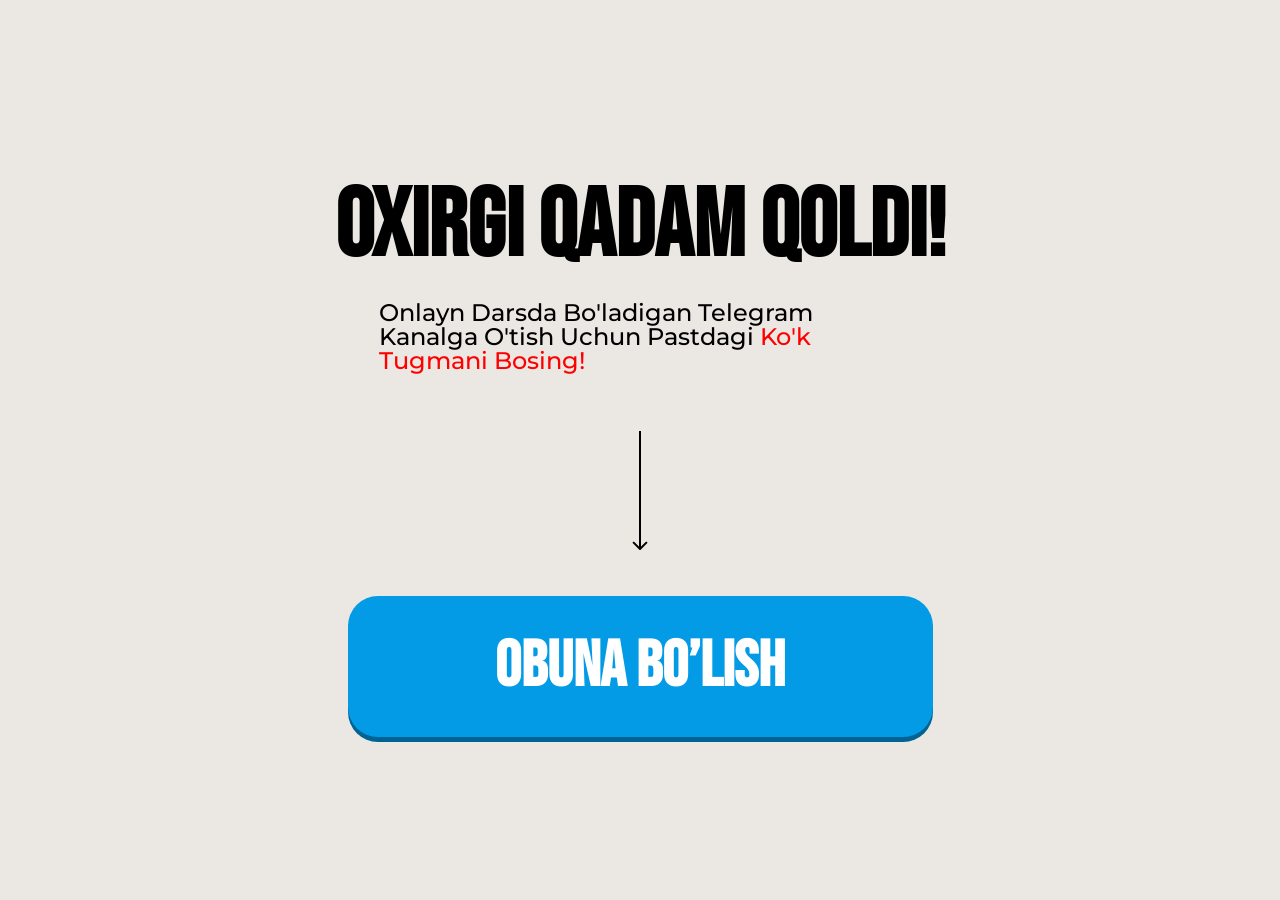
<file: thankYou.html>
<!DOCTYPE html>
<html lang="uz">
<head>
  <meta charset="UTF-8" />
  <meta name="viewport" content="width=device-width, initial-scale=1.0" />
  <title>Obuna Bo'lish</title>
  <style>* {margin: 0;padding: 0;box-sizing: border-box;}.header {padding-top: 0px;padding-bottom: 0px;background-color: #ebe8e3;min-height: 100vh;padding-top: 180px;}.header-container {margin-left: auto;margin-right: auto;max-width: 671px;width: 100%;display: flex;background-repeat: no-repeat;padding-left: 20px;padding-right: 20px;}.hero-left {max-width: 903px;width: 100%;display: flex;flex-direction: column;align-items: center;}.hero-title {font-family: "Bebas Neue", sans-serif;font-weight: 700;font-size: 96px;line-height: 100%;letter-spacing: 0%;text-align: center;margin-bottom: 25px;text-transform: uppercase;max-width: 622px;}.hero-text {font-family: "Montserrat", sans-serif;font-weight: 500;font-size: 24px;line-height: 100%;letter-spacing: 0%;margin-bottom: 58px;max-width: 522px;}.hero-text>span {color: #ff0000;}.hero-btn-box {max-width: 585px;width: 100%;}.hero-img {text-align: center;align-items: center;justify-content: center;margin-bottom: 46px;display: flex;margin-left: auto;margin-right: auto;}.hero-btn {display: flex;align-items: center;justify-content: center;font-family: "Bebas Neue", sans-serif;font-weight: 700;font-size: 64px;line-height: 100%;text-align: center;padding: 39px 0px 38px 0px;background-color: #039BE5; box-shadow: 0px 5px 0px 0px #006393;color: white;border-radius: 30px;max-width: 585px;width: 100%;border: none;text-transform: uppercase;margin-bottom: 42px;text-decoration: none;max-height: 142px;}.hero-box {padding: 0 35px 0 20px;border-radius: 10px;border: 1px solid #bcbcbc;background-color: #fff;max-width: 585px;width: 100%;display: flex;align-items: center;gap: 12px;}.hero-box-text {font-family: "Montserrat", sans-serif;font-weight: 600;font-size: 16px;line-height: 100%;letter-spacing: 0%;}.img {display: none;}.hero-box-img {width: 70px;min-height: 70px;}@media (max-width: 500px) {.header {padding-top: 30%;padding-bottom: 0px;background-image: none;}.hero-left {display: block;}.header-container {margin-left: auto;margin-right: auto;text-align: center;padding-left: 10px;padding-right: 10px;}.hero-title {font-weight: 700;font-size: 40px;line-height: 100%;letter-spacing: 0%;text-align: center;margin-bottom: 5px;}.hero-text {font-weight: 500;font-size: 14px;line-height: 100%;letter-spacing: 0%;margin-bottom: 28px;max-width: 355px;width: 100%;margin-left: auto;margin-right: auto;}.hero-img {margin-bottom: 24px;height: 69px;}.hero-btn {font-weight: 700;font-size: 32px;line-height: 100%;letter-spacing: 0%;text-align: center;padding: 23px 0px 20px 0px;border-radius: 30px;max-width: 345px;width: 100%;margin-left: auto;margin-right: auto;margin-bottom: 25px;}.hero-box {padding: 5px 10px 10px 9px;border-radius: 10px;text-align: left;max-width: 372px;margin-left: auto;margin-right: auto;}.hero-box-img {max-width: 41px;width: 41px;min-width: 41px;height: auto;object-fit: contain;min-height: 40px;}.hero-box-text {font-weight: 600;font-size: 11px;line-height: 130%;letter-spacing: 0%;padding-top: 3px;padding-bottom: 2px;}.img {display: flex;max-width: 632px;width: 100%;margin-left: auto;margin-right: auto;width: 100%;object-fit: cover;height: auto;}}.footer {padding-top: 25px;padding-bottom: 25px;background-color: black;}.footer__container {display: flex;align-items: center;justify-content: center;}.footer__link {color: white;font-size: 16px;font-weight: 400;font-family: sans-serif;text-decoration: none;b {font-weight: 700;text-decoration: underline;}}</style>
  <link rel="preload" href="https://fonts.googleapis.com/css2?family=Bebas+Neue" as="style" />
  <link rel="preload" href="https://fonts.googleapis.com/css2?family=Montserrat:wght@500;600;700" as="style" />
  <link href="https://fonts.googleapis.com/css2?family=Bebas+Neue&family=Montserrat:wght@500;600;700&display=swap" rel="stylesheet" />
  <meta name="facebook-domain-verification" content="mfv7rxk1x52m74u5ntl4uczo7xzr1r" />
</head>
<body>
  <section class="header">
    <div class="header-container">
      <div class="hero-left">
        <h2 class="hero-title">oxirgi qadam qoldi!</h2>
        <p class="hero-text">
         Onlayn Darsda Bo'ladigan Telegram Kanalga O'tish Uchun Pastdagi <span>Ko'k Tugmani Bosing!</span>
        </p>
        <div class="hero-btn-box">
          <img class="hero-img" src="./images/thankyou.svg" alt="Arrow icon" />
          <a href="#" class="hero-btn thankYouBtn">obuna bo’lish</a>
        </div>
      </div>
    </div>
  </section>
  <script defer src="./js/thankYou.js"></script>
</body>

</html>
</file>
<file: css/main.css>
@font-face {
  font-family: BuyanRegular;
  src: url(../fonts/BuyanRegular-PKZRE.woff2);
  font-display: optional;
}

@font-face {
  font-family: BuyanBold;
  src: url(../fonts/BuyanBold-d95e7.woff2);
  font-display: optional;
}

@font-face {
  font-family: Italiano;
  src: url(../fonts/Italianno-Regular.woff2);
  font-display: optional;
}

@font-face {
  font-family: Gilroy;
  src: url(../fonts/Gilroy-Regular.woff2);
  font-display: optional;
}

.homeModal,.homeModalOverlay{position:fixed;top:0;height:100vh;width:100%;left:0}.homeModal{z-index:30;justify-content:center;align-items:center;display:flex}.homeModalOverlay{background-color:rgb(0 0 0 / .3);backdrop-filter:blur(5px)}.homeFormContainer{position:fixed;z-index:30;background-color:#fff;color:#000;border-radius:8px;padding:20px 40px 40px;width:100%;max-width:520px;box-shadow:0 4px 12px rgb(0 0 0 / .1);margin:0 20px;top:50%;left:50%;transform:translate(-50%,-50%)}.homeFormTop{display:flex;justify-content:space-between}.homeFormTopTitle{font-family:Inter,sans-serif;font-size:clamp(21px, 6.6vw, 24px);margin:0 0 20px;color:#000;font-weight:600;text-align:center;margin-left:auto;margin-right:auto}.closeButton{background:0 0;border:none;cursor:pointer;padding:4px;justify-content:center;align-items:center;display:flex;position:absolute;top:20px;right:20px;color:#000}.homeFormErrorText{color:#e53e3e;margin-bottom:12px;font-size:14px;font-family:system-ui,-apple-system,sans-serif;padding-top:5px;padding-bottom:5px}.HomeFormRowInput,.HomeFormRowLabel{font-family:system-ui,-apple-system,sans-serif;font-size:18px}.HomeFormRow{margin-bottom:20px}.HomeFormRowLabel{display:block;margin-bottom:6px;color:#000}.HomeFormRowInput{width:100%;padding:10px 16px;border:1px solid #c9c9c9;min-height:48px;background-color:#f3f7f8;border-radius:6px;font-weight:400;outline:0;height:50px;transition:border-color .2s}.HomeFormRowInput:focus{border-color:#FB0}.HomeFormRowInput::placeholder{color:#aaa}.HomeFormBtn{font-family:sans-serif;height:60px;width:100%;cursor:pointer;border-radius:10px;background:#FB0;transition:.3s;font-weight:700;font-size:28px;color:#fff;text-transform:uppercase;border:none;position:relative;display:flex;align-items:center;justify-content:center}.phone-input-container{display:flex;align-items:center;position:relative;border:1px solid #c9c9c9;background-color:#fff0;border-radius:6px}.selected-code{display:flex;margin-left:10px}.selected-country{display:flex;align-items:center;padding:10px;padding-right:0;border-radius:6px;cursor:pointer;min-height:50px;font-family:sans-serif;font-size:18px;font-weight:400;min-width:max-content;border:none;background-color:#fff0}.country-dropdown{position:absolute;top:110%;left:0;width:100%;background-color:#fff;border:1px solid #c9c9c9;border-radius:6px;box-shadow:0 4px 12px rgb(0 0 0 / .1);z-index:40;max-height:200px;overflow-y:auto}.country-option{display:flex;justify-content:space-between;align-items:center;padding:10px;cursor:pointer}.country-option:hover{background-color:#f3f7f8}.country-option.selected{background-color:#e6f0fa}@media screen and (max-width:768px){.homeFormContainer{max-width:100%;padding:80px 20px 20px;margin:0;border-radius:6px;height:100vh}.homeFormTopTitle{text-align:center;max-width:408px;margin-left:auto;margin-right:auto;font-weight:700;margin-bottom:15px}.homeFormTop{flex-direction:column;align-items:flex-start}.closeButton{width:100%;height:50px;background-color:#000;color:#fff;padding-right:20px;top:0;left:0;justify-content:end}.homeFormErrorText{font-size:12px;margin-bottom:8px}.HomeFormRowLabel{margin-bottom:6px}.HomeFormRowInput{padding:0 12px;min-height:40px;background-color:#fff0}.HomeFormRowInput::placeholder{color:#a3a3a3}.HomeFormBtn{font-size:18px;font-weight:700;margin-top:24px}}@media screen and (max-width:480px){.homeFormContainer{max-width:100%;padding:80px 20px 20px;margin:0;border-radius:6px;height:100vh}.homeFormTopTitle{text-align:center;margin:0 auto 15px}.homeFormErrorText{font-size:12px;margin-bottom:8px}.HomeFormRowLabel{margin-bottom:6px}.HomeFormRowInput{padding:0 12px;min-height:40px;background-color:#fff0;border-radius:10px}.HomeFormRowInput::placeholder{color:#a3a3a3}.HomeFormBtn{font-size:16px;padding:10px 0;margin-top:24px;height:50px}}.homeModal,.homeModalOverlay{position:fixed;top:0;height:100vh;width:100%;left:0}.homeModal{z-index:30;justify-content:center;align-items:center;display:flex}.homeModalOverlay{background-color:rgb(0 0 0 /.3);backdrop-filter:blur(5px)}.homeFormContainer{position:relative;z-index:30;background-color:#fff;color:#000;border-radius:8px;padding:20px 40px 40px;width:100%;max-width:520px;box-shadow:0 4px 12px rgb(0 0 0 / .1);margin:0 20px;position:fixed;top:50%;left:50%;transform:translate(-50%,-50%)}.homeFormTop{display:flex;justify-content:space-between}.homeFormTopTitle{font-family:Inter,sans-serif;font-size:clamp(21px, 6.6vw, 24px);margin:0 0 20px;color:#000;font-weight:600;text-align:center;margin-left:auto;margin-right:auto}.closeButton{background:0 0;border:none;cursor:pointer;padding:4px;justify-content:center;align-items:center;display:flex;position:absolute;top:20px;right:20px;color:#000}.homeFormErrorText{color:#e53e3e;margin-bottom:12px;font-size:14px;font-family:system-ui,-apple-system,BlinkMacSystemFont,"Segoe UI",sans-serif;padding-top:5px;padding-bottom:5px}.HomeFormRowInput,.HomeFormRowLabel{font-family:system-ui,-apple-system,BlinkMacSystemFont,"Segoe UI",sans-serif;font-size:18px}.HomeFormRow{margin-bottom:20px}.HomeFormRowLabel{display:block;margin-bottom:6px;color:#000}.HomeFormRowInput{width:100%;padding:10px 16px;border:1px solid #c9c9c9;min-height:48px;background-color:#f3f7f8;border-radius:6px;font-weight:400;outline:0;height:50px;transition:border-color 0.2s}.HomeFormRowInput:focus{border-color:#e71f1f}.HomeFormRowInput::placeholder{color:#aaa}.HomeFormBtn{font-family:sans-serif;height:60px;width:100%;cursor:pointer;border-radius:10px;background:linear-gradient(90deg,#FFDF67 0%,#FFE7AB 51.92%,#FFDF67 100%);transition:0.3s;font-weight:700;font-size:28px;color:#fff;text-transform:uppercase;border:none;position:relative;display:flex;align-items:center;justify-content:center}.phone-input-container{display:flex;align-items:center;position:relative;border:1px solid #c9c9c9;background-color:#fff0;border-radius:6px}.phone-input-container:focus{border-color:#e71f1f}.selected-code{display:flex;margin-left:10px}.country-selector{position:relative;margin-right:10px}.selected-country{display:flex;align-items:center;padding:10px;padding-right:0;border-radius:6px;cursor:pointer;min-height:50px;font-family:sans-serif!important;font-size:18px;font-weight:400!important;min-width:max-content;border:none;background-color:#fff0}.country-dropdown{position:absolute;top:110%;left:0;width:100%;background-color:#fff;border:1px solid #c9c9c9;border-radius:6px;box-shadow:0 4px 12px rgb(0 0 0 / .1);z-index:40;max-height:200px;overflow-y:auto;font-family:sans-serif!important;font-weight:400!important}.country-option{display:flex;justify-content:space-between;align-items:center;padding:10px;cursor:pointer;font-family:sans-serif;font-weight:400!important}.country-option:hover{background-color:#f3f7f8}.country-option.selected{background-color:#e6f0fa}@media screen and (max-width:768px){.homeFormContainer{max-width:100%;padding:80px 20px 20px;margin:0;border-radius:6px;height:100vh}.homeFormTopTitle{text-align:center;max-width:408px;margin-left:auto;margin-right:auto;font-weight:700;margin-bottom:15px}.homeFormTop{flex-direction:column;align-items:flex-start}.closeButton{width:100%;height:50px;background-color:#000;color:#fff;padding-right:20px;top:0;left:0;justify-content:end}.homeFormErrorText{font-size:12px;margin-bottom:8px}.HomeFormRowLabel{margin-bottom:6px}.HomeFormRowInput{padding:0 12px;min-height:40px;background-color:#fff0}.HomeFormRowInput::placeholder{color:#a3a3a3}.HomeFormBtn{font-size:18px;font-weight:700;margin-top:24px}}@media screen and (max-width:480px){.homeFormContainer{max-width:100%;padding:80px 20px 20px;margin:0;border-radius:6px;height:100vh}.homeFormTopTitle{text-align:center;margin:0 auto 15px}.homeFormErrorText{font-size:12px;margin-bottom:8px}.HomeFormRowLabel{margin-bottom:6px}.HomeFormRowInput{padding:0 12px;min-height:40px;background-color:#fff0;border-radius:10px}.HomeFormRowInput::placeholder{color:#a3a3a3}.HomeFormBtn{font-size:16px;padding:10px 0;margin-top:24px;height:50px}}
</file>
<file: a/css/main.css>
@font-face {
  font-family: BuyanRegular;
  src: url(../fonts/BuyanRegular-PKZRE.woff2);
  font-display: optional;
}

@font-face {
  font-family: BuyanBold;
  src: url(../fonts/BuyanBold-d95e7.woff2);
  font-display: optional;
}

@font-face {
  font-family: Italiano;
  src: url(../fonts/Italianno-Regular.woff2);
  font-display: optional;
}

@font-face {
  font-family: Gilroy;
  src: url(../fonts/Gilroy-Regular.woff2);
  font-display: optional;
}


.homeModal,.homeModalOverlay{position:fixed;top:0;height:100vh;width:100%;left:0}.homeModal{z-index:30;justify-content:center;align-items:center;display:flex}.homeModalOverlay{background-color:rgb(0 0 0 / .3);backdrop-filter:blur(5px)}.homeFormContainer{position:fixed;z-index:30;background-color:#fff;color:#000;border-radius:8px;padding:20px 40px 40px;width:100%;max-width:520px;box-shadow:0 4px 12px rgb(0 0 0 / .1);margin:0 20px;top:50%;left:50%;transform:translate(-50%,-50%)}.homeFormTop{display:flex;justify-content:space-between}.homeFormTopTitle{font-family:Inter,sans-serif;font-size:clamp(21px, 6.6vw, 24px);margin:0 0 20px;color:#000;font-weight:600;text-align:center;margin-left:auto;margin-right:auto}.closeButton{background:0 0;border:none;cursor:pointer;padding:4px;justify-content:center;align-items:center;display:flex;position:absolute;top:20px;right:20px;color:#000}.homeFormErrorText{color:#e53e3e;margin-bottom:12px;font-size:14px;font-family:system-ui,-apple-system,sans-serif;padding-top:5px;padding-bottom:5px}.HomeFormRowInput,.HomeFormRowLabel{font-family:system-ui,-apple-system,sans-serif;font-size:18px}.HomeFormRow{margin-bottom:20px}.HomeFormRowLabel{display:block;margin-bottom:6px;color:#000}.HomeFormRowInput{width:100%;padding:10px 16px;border:1px solid #c9c9c9;min-height:48px;background-color:#f3f7f8;border-radius:6px;font-weight:400;outline:0;height:50px;transition:border-color .2s}.HomeFormRowInput:focus{border-color:#FB0}.HomeFormRowInput::placeholder{color:#aaa}.HomeFormBtn{font-family:sans-serif;height:60px;width:100%;cursor:pointer;border-radius:10px;background:#FB0;transition:.3s;font-weight:700;font-size:28px;color:#fff;text-transform:uppercase;border:none;position:relative;display:flex;align-items:center;justify-content:center}.phone-input-container{display:flex;align-items:center;position:relative;border:1px solid #c9c9c9;background-color:#fff0;border-radius:6px}.selected-code{display:flex;margin-left:10px}.selected-country{display:flex;align-items:center;padding:10px;padding-right:0;border-radius:6px;cursor:pointer;min-height:50px;font-family:sans-serif;font-size:18px;font-weight:400;min-width:max-content;border:none;background-color:#fff0}.country-dropdown{position:absolute;top:110%;left:0;width:100%;background-color:#fff;border:1px solid #c9c9c9;border-radius:6px;box-shadow:0 4px 12px rgb(0 0 0 / .1);z-index:40;max-height:200px;overflow-y:auto}.country-option{display:flex;justify-content:space-between;align-items:center;padding:10px;cursor:pointer}.country-option:hover{background-color:#f3f7f8}.country-option.selected{background-color:#e6f0fa}@media screen and (max-width:768px){.homeFormContainer{max-width:100%;padding:80px 20px 20px;margin:0;border-radius:6px;height:100vh}.homeFormTopTitle{text-align:center;max-width:408px;margin-left:auto;margin-right:auto;font-weight:700;margin-bottom:15px}.homeFormTop{flex-direction:column;align-items:flex-start}.closeButton{width:100%;height:50px;background-color:#000;color:#fff;padding-right:20px;top:0;left:0;justify-content:end}.homeFormErrorText{font-size:12px;margin-bottom:8px}.HomeFormRowLabel{margin-bottom:6px}.HomeFormRowInput{padding:0 12px;min-height:40px;background-color:#fff0}.HomeFormRowInput::placeholder{color:#a3a3a3}.HomeFormBtn{font-size:18px;font-weight:700;margin-top:24px}}@media screen and (max-width:480px){.homeFormContainer{max-width:100%;padding:80px 20px 20px;margin:0;border-radius:6px;height:100vh}.homeFormTopTitle{text-align:center;margin:0 auto 15px}.homeFormErrorText{font-size:12px;margin-bottom:8px}.HomeFormRowLabel{margin-bottom:6px}.HomeFormRowInput{padding:0 12px;min-height:40px;background-color:#fff0;border-radius:10px}.HomeFormRowInput::placeholder{color:#a3a3a3}.HomeFormBtn{font-size:16px;padding:10px 0;margin-top:24px;height:50px}}.homeModal,.homeModalOverlay{position:fixed;top:0;height:100vh;width:100%;left:0}.homeModal{z-index:30;justify-content:center;align-items:center;display:flex}.homeModalOverlay{background-color:rgb(0 0 0 /.3);backdrop-filter:blur(5px)}.homeFormContainer{position:relative;z-index:30;background-color:#fff;color:#000;border-radius:8px;padding:20px 40px 40px;width:100%;max-width:520px;box-shadow:0 4px 12px rgb(0 0 0 / .1);margin:0 20px;position:fixed;top:50%;left:50%;transform:translate(-50%,-50%)}.homeFormTop{display:flex;justify-content:space-between}.homeFormTopTitle{font-family:Inter,sans-serif;font-size:clamp(21px, 6.6vw, 24px);margin:0 0 20px;color:#000;font-weight:600;text-align:center;margin-left:auto;margin-right:auto}.closeButton{background:0 0;border:none;cursor:pointer;padding:4px;justify-content:center;align-items:center;display:flex;position:absolute;top:20px;right:20px;color:#000}.homeFormErrorText{color:#e53e3e;margin-bottom:12px;font-size:14px;font-family:system-ui,-apple-system,BlinkMacSystemFont,"Segoe UI",sans-serif;padding-top:5px;padding-bottom:5px}.HomeFormRowInput,.HomeFormRowLabel{font-family:system-ui,-apple-system,BlinkMacSystemFont,"Segoe UI",sans-serif;font-size:18px}.HomeFormRow{margin-bottom:20px}.HomeFormRowLabel{display:block;margin-bottom:6px;color:#000}.HomeFormRowInput{width:100%;padding:10px 16px;border:1px solid #c9c9c9;min-height:48px;background-color:#f3f7f8;border-radius:6px;font-weight:400;outline:0;height:50px;transition:border-color 0.2s}.HomeFormRowInput:focus{border-color:#e71f1f}.HomeFormRowInput::placeholder{color:#aaa}.HomeFormBtn{font-family:sans-serif;height:60px;width:100%;cursor:pointer;border-radius:10px;background:linear-gradient(90deg,#FFDF67 0%,#FFE7AB 51.92%,#FFDF67 100%);transition:0.3s;font-weight:700;font-size:28px;color:#fff;text-transform:uppercase;border:none;position:relative;display:flex;align-items:center;justify-content:center}.phone-input-container{display:flex;align-items:center;position:relative;border:1px solid #c9c9c9;background-color:#fff0;border-radius:6px}.phone-input-container:focus{border-color:#e71f1f}.selected-code{display:flex;margin-left:10px}.country-selector{position:relative;margin-right:10px}.selected-country{display:flex;align-items:center;padding:10px;padding-right:0;border-radius:6px;cursor:pointer;min-height:50px;font-family:sans-serif!important;font-size:18px;font-weight:400!important;min-width:max-content;border:none;background-color:#fff0}.country-dropdown{position:absolute;top:110%;left:0;width:100%;background-color:#fff;border:1px solid #c9c9c9;border-radius:6px;box-shadow:0 4px 12px rgb(0 0 0 / .1);z-index:40;max-height:200px;overflow-y:auto;font-family:sans-serif!important;font-weight:400!important}.country-option{display:flex;justify-content:space-between;align-items:center;padding:10px;cursor:pointer;font-family:sans-serif;font-weight:400!important}.country-option:hover{background-color:#f3f7f8}.country-option.selected{background-color:#e6f0fa}@media screen and (max-width:768px){.homeFormContainer{max-width:100%;padding:80px 20px 20px;margin:0;border-radius:6px;height:100vh}.homeFormTopTitle{text-align:center;max-width:408px;margin-left:auto;margin-right:auto;font-weight:700;margin-bottom:15px}.homeFormTop{flex-direction:column;align-items:flex-start}.closeButton{width:100%;height:50px;background-color:#000;color:#fff;padding-right:20px;top:0;left:0;justify-content:end}.homeFormErrorText{font-size:12px;margin-bottom:8px}.HomeFormRowLabel{margin-bottom:6px}.HomeFormRowInput{padding:0 12px;min-height:40px;background-color:#fff0}.HomeFormRowInput::placeholder{color:#a3a3a3}.HomeFormBtn{font-size:18px;font-weight:700;margin-top:24px}}@media screen and (max-width:480px){.homeFormContainer{max-width:100%;padding:80px 20px 20px;margin:0;border-radius:6px;height:100vh}.homeFormTopTitle{text-align:center;margin:0 auto 15px}.homeFormErrorText{font-size:12px;margin-bottom:8px}.HomeFormRowLabel{margin-bottom:6px}.HomeFormRowInput{padding:0 12px;min-height:40px;background-color:#fff0;border-radius:10px}.HomeFormRowInput::placeholder{color:#a3a3a3}.HomeFormBtn{font-size:16px;padding:10px 0;margin-top:24px;height:50px}}
</file>
